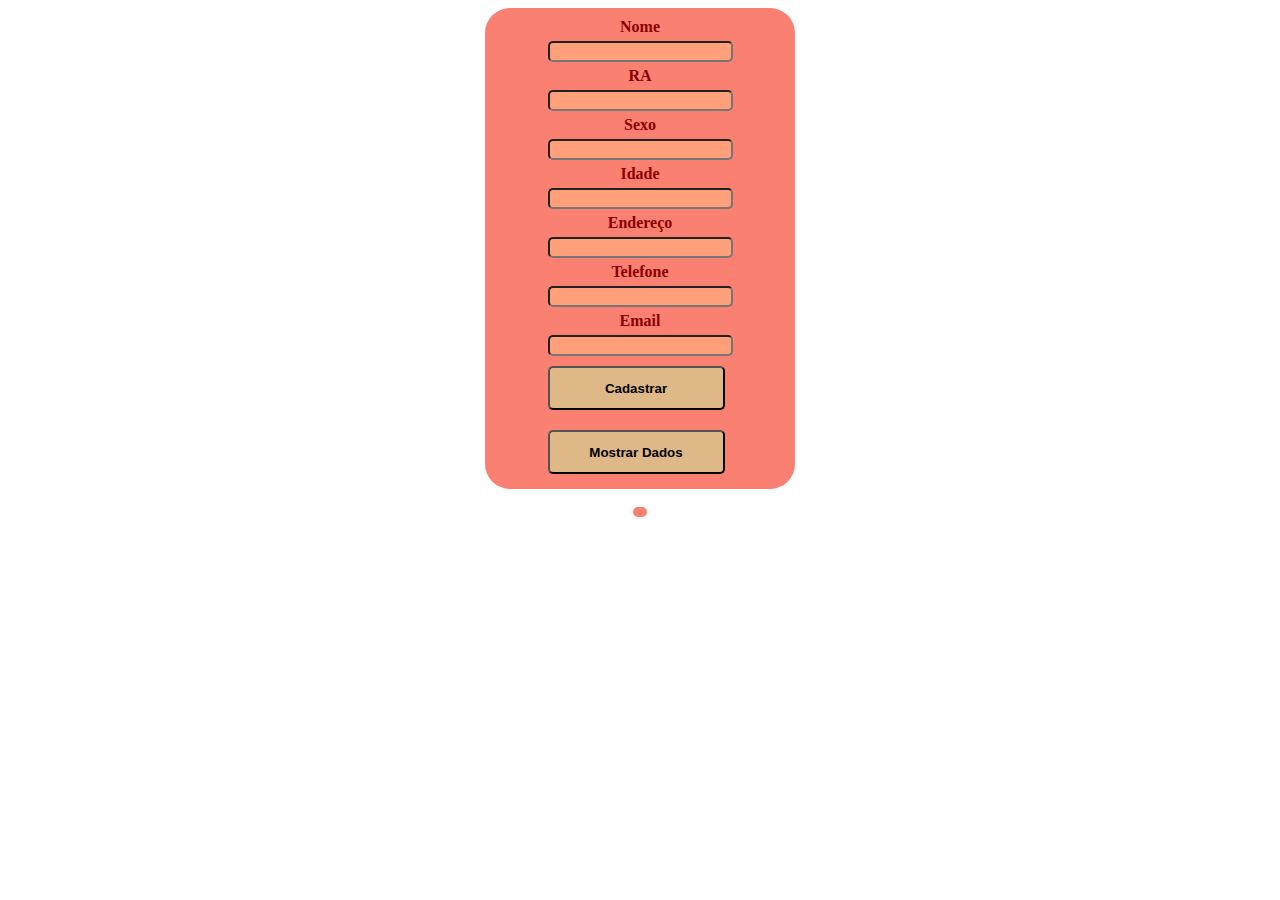
<file: form/index.html>
<!DOCTYPE html>

<html lang="pt">

<head>
    <title>Formulário</title>
    <link rel="stylesheet" type="text/css" href="./index.css" />
    <meta charset="UTF-8">
    <script src="./index.js"></script>
</head>

<body>

    <div id="form-body">
        <form id="theForm" onsubmit="return false">
            <label for="name">Nome</label>
            <input id="name" type="text" name="name" />
            <label for="ra">RA</label>
            <input id="ra" type="text" name="ra" />
            <label for="gender">Sexo</label>
            <input id="gender" type="text" name="gender" />
            <label for="age">Idade</label>
            <input id="age" type="text" name="age" />
            <label for="address">Endereço</label>
            <input id="address" type="text" name="address" />
            <label for="phone">Telefone</label>
            <input id="phone" type="text" name="phone" />
            <label for="mail">Email</label>
            <input id="mail" type="text" name="mail" />
            <div class="button-div">
                <input id="submit" type="submit" value="Cadastrar" onclick="return submitForm();" />
            </div>
            <div class="button-div">
                <input id="show-data" type="submit" value="Mostrar Dados" onclick="return showData();" />
            </div>
        </form>
    </div>
    <br>
    <div id="div-table">
        <table id="data-table">
        </table>
    </div>

</body>

</html>
</file>
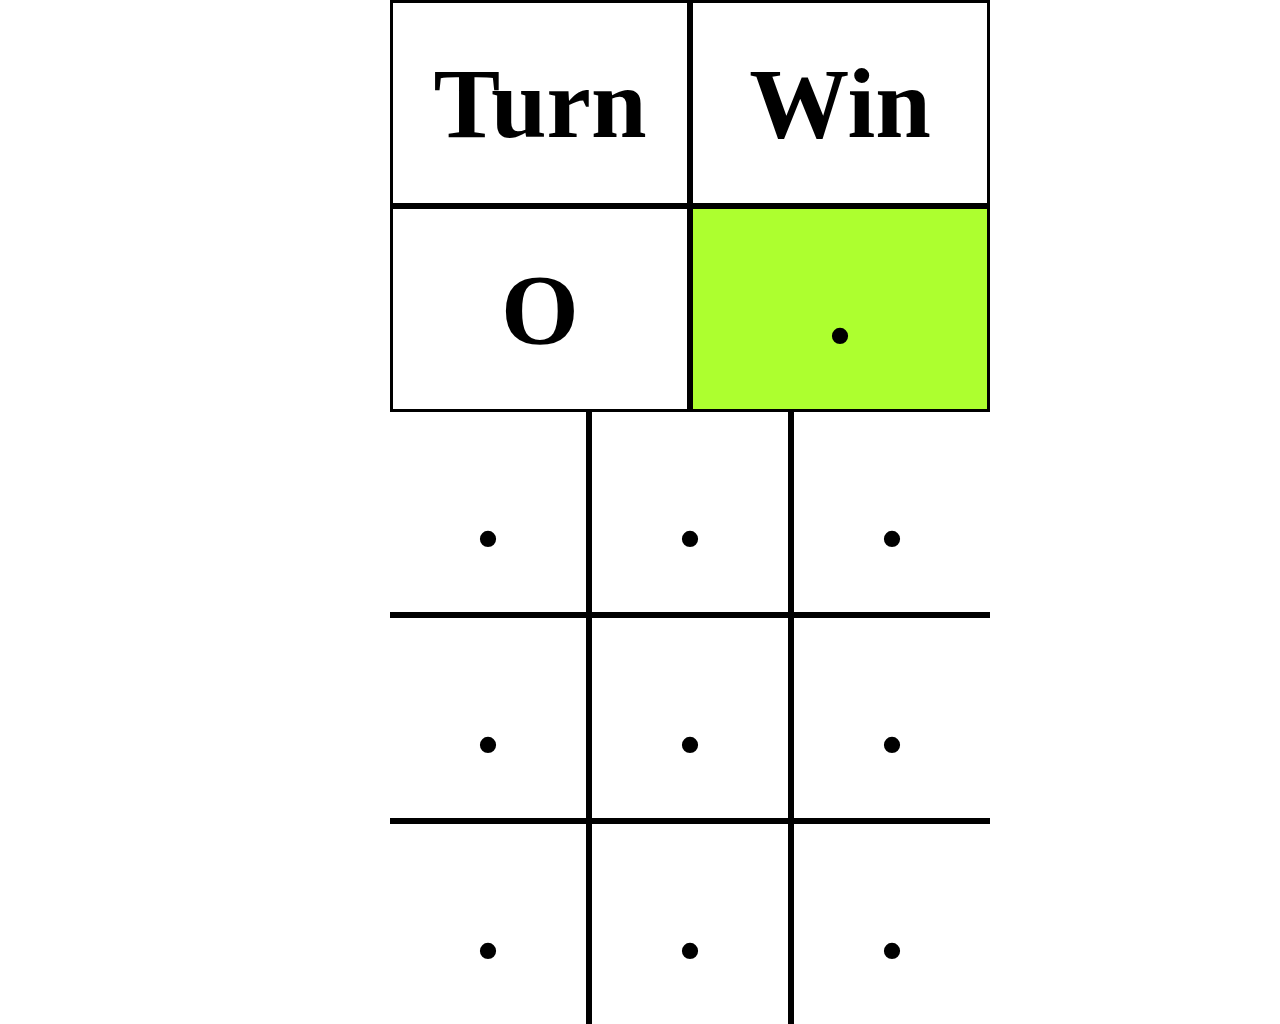
<file: tic-tac-toe/index.html>
<!DOCTYPE html>

<html lang="pt">

<head>
	<title>Tic Tac Toe</title>
	<link rel="stylesheet" type="text/css" href="./index.css" />
	<meta charset="UTF-8">
	<script src="./index.js"></script>
</head>

<body>
	<div id="display" class="line line2">
		<div class="displayDiv">
			<p class="displayText">Turn</p>
		</div>
		<div class="displayDiv">
			<p class="displayText">Win</p>
		</div>
	</div>
	<div id="display" class="line line2">
		<div class="turnDiv">
			<p id="turnText">O</p>
		</div>
		<div class="winDiv">
			<p id="winText">.</p>
		</div>
	</div>
	<div id="board">
		<div class="line line1">
			<div class="field field1" onclick="markOnBoard(this)">
				<p id="field1" class="mark">.</p>
			</div>
			<div class="field field2" onclick="markOnBoard(this)">
				<p id="field2" class="mark">.</p>
			</div>
			<div class="field field3" onclick="markOnBoard(this)">
				<p id="field3" class="mark">.</p>
			</div>
		</div>
		<div class="line line2">
			<div class="field field4" onclick="markOnBoard(this)">
				<p id="field4" class="mark">.</p>
			</div>
			<div class="field field5" onclick="markOnBoard(this)">
				<p id="field5" class="mark">.</p>
			</div>
			<div class="field field6" onclick="markOnBoard(this)">
				<p id="field6" class="mark">.</p>
			</div>
		</div>
		<div class="line line3">
			<div class="field field7" onclick="markOnBoard(this)">
				<p id="field7" class="mark">.</p>
			</div>
			<div class="field field8" onclick="markOnBoard(this)">
				<p id="field8" class="mark">.</p>
			</div>
			<div class="field field9" onclick="markOnBoard(this)">
				<p id="field9" class="mark">.</p>
			</div>
		</div>
	</div>

</body>

</html>
</file>
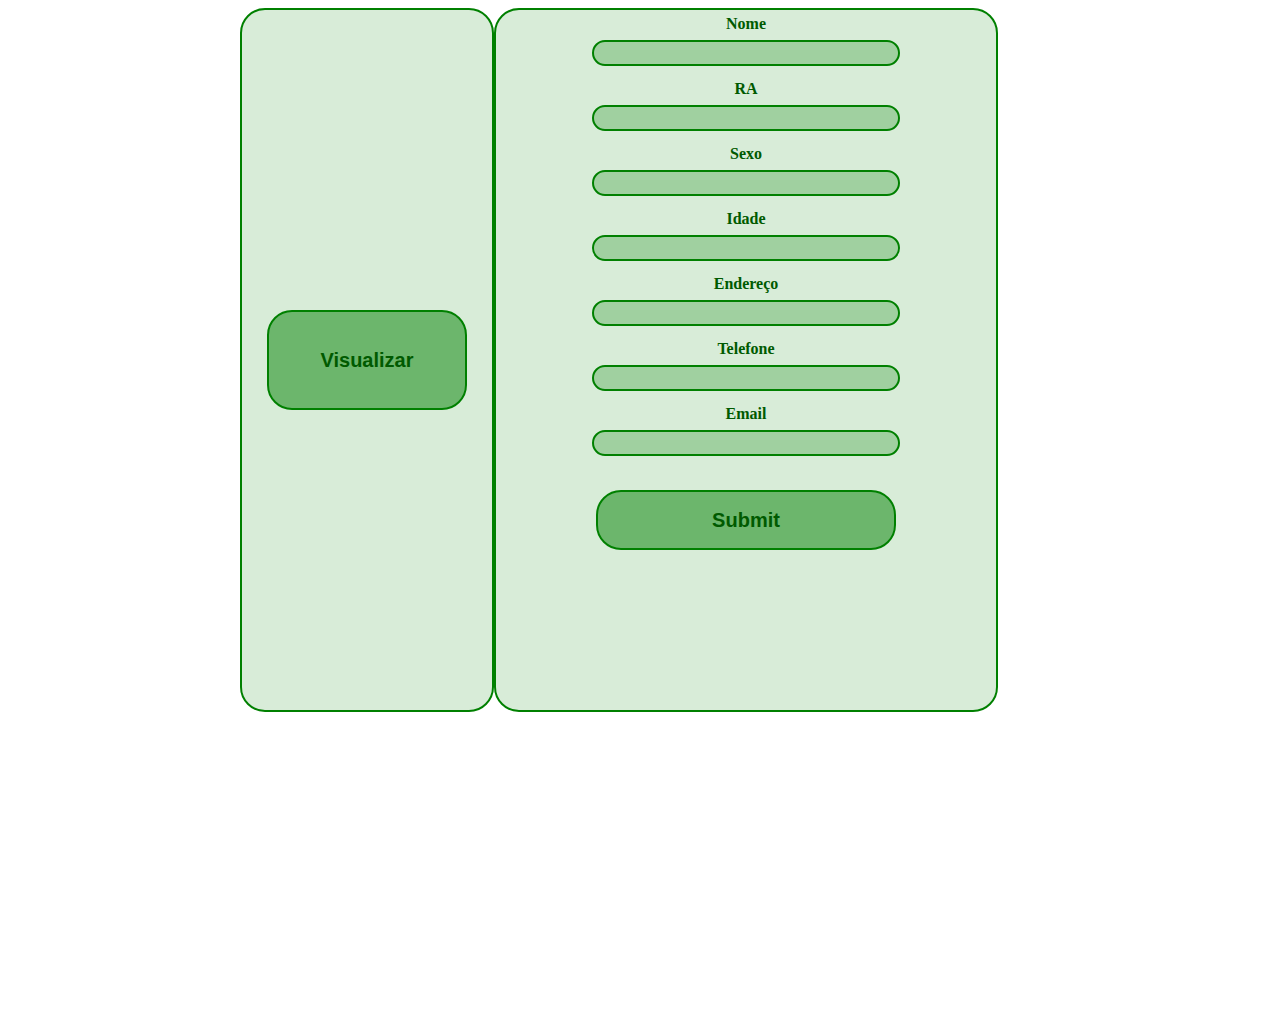
<file: php-form/input.html>
<!DOCTYPE html>
<html lang="pt">

<head>
    <link rel="stylesheet" type="text/css" href="./index.css" />
    <meta charset="UTF-8">
    <title>SI401A</title>
    <script src="./index.js"></script>
</head>

<body>
    <div class="background">
        <div class="sidebar">
            <div class=button-container>
                <form action="show-data.php">
                    <input class="button" type="submit" value="Visualizar" />
                </form>
            </div>
        </div>
        <div class="form-container">
            <form action="data.php" method="POST">
                <div class="form-text-container">
                    <span class="form-text">Nome</span>
                </div>
                <div class="form-field-container2">
                    <input class="form-field" type="text" name="name" />
                </div>
                <div class="form-text-container">
                    <span class="form-text">RA</span>
                </div>
                <div class="form-field-container2">
                    <input class="form-field" type="text" name="ra" />
                </div>
                <div class="form-text-container">
                    <span class="form-text">Sexo</span>
                </div>
                <div class="form-field-container2">
                    <input class="form-field" type="text" name="gender" />
                </div>
                <div class="form-text-container">
                    <span class="form-text">Idade</span>
                </div>
                <div class="form-field-container2">
                    <input class="form-field" type="text" name="age" />
                </div>
                <div class="form-text-container">
                    <span class="form-text">Endereço</span>
                </div>
                <div class="form-field-container2">
                    <input class="form-field" type="text" name="address" />
                </div>
                <div class="form-text-container">
                    <span class="form-text">Telefone</span>
                </div>
                <div class="form-field-container2">
                    <input class="form-field" type="text" name="phone" />
                </div>
                <div class="form-text-container">
                    <span class="form-text">Email</span>
                </div>
                <div class="form-field-container2">
                    <input class="form-field" type="text" name="mail" />
                </div>
                <input class="submit" type="submit" />
            </form>
        </div>
    </div>
</body>
</file>
<file: form/index.css>
body {
    display: block;
    justify-content: center;
}

#form-body {
    width: 300px;
    display: flex;
    justify-content: center;
    padding: 5px;
    background-color: salmon;
    border-radius: 25px;
    position: relative;
    margin: auto;
}

label {
    display: flex;
    justify-content: center;
    font-weight: bold;
    margin: 5px 0 5px 0;
    color: darkred;
}

input {
    display: flex;
    justify-content: center;
    border-radius: 5px;
    background-color: lightsalmon;
}

.button-div {
    display: flex;
    padding: 10px 0 10px 0;
}

#form {
    display: grid;
}

#submit, #show-data {
    width: 177px;
    height: 44px;
    font-weight: bold;
    background-color: burlywood;
}

#div-table {
    justify-content: center;
    display: flex;
    padding: 5px;
    border-radius: 25px;
    background-color: salmon;
    margin: auto;
    width: fit-content;
}
</file>
<file: tic-tac-toe/index.css>
body {
    max-width: 500px;
    margin: auto;
}

#board {
    width: 600px;
    height: 600px;
}

.line {
    width: 600px;
    height: 200px;
    display: flex;
}

.field {
    width: 200px;
    height: 200px;
    display: flex;
}

.line1 {
    border-bottom: 3px solid black;
}

.line2 {
    border-top: 3px solid black;
    border-bottom: 3px solid black;
}

.line3 {
    border-top: 3px solid black;
}

.field1, .field4, .field7 {
    border-right: 3px solid black;
}

.field2, .field5, .field8 {
    border-right: 3px solid black;
    border-left: 3px solid black;
}

.field3, .field6, .field9 {
    border-left: 3px solid black;
}

.field1, .field2, .field3, .field4, .field5, .field6, .field7, .field8, .field9 {
    justify-content: center;
    align-items: center;
}

.mark {
    font-size: 100px;
    font-weight: bolder;
}

#display {
    display: flex;
}

.winDiv, .turnDiv, .displayDiv {
    width: 300px;
    justify-content: center;
    align-items: center;
    display: flex;
    border-right: 3px solid black;
    border-left: 3px solid black;
}

.winDiv {
    background-color: greenyellow;
}

#winText, #turnText, .displayText {
    font-size: 100px;
    font-weight: bolder;
}
</file>
<file: php-form/index.css>
a {
    text-decoration: none;
}

.background {
    display: flex;
    width: 800px;
    height: 700px;
    margin: auto;
}

.sidebar {
    width: 250px;
    height: 100%;
    border: 2px solid green;
    border-radius: 25px;
    background-color: rgba(0, 128, 0, 0.151);
}

.form-container {
    width: 500px;
    height: 100%;
    border: 2px solid green;
    border-radius: 25px;
    background-color: rgba(0, 128, 0, 0.151);
}

.button-container {
    width: 100%;
    height: 100%;
}

.button {
    display: block;
    margin: auto;
    width: 200px;
    height: 100px;
    font-size: 20px;
    font-weight: bolder;
    margin-top: 300px;
    border-radius: 25px;
    background-color: rgba(0, 128, 0, 0.5);
    border: 2px solid green;
    color: rgb(0, 90, 0);
}

.form-text-container {
    height: 25px;
    text-align: center;
    padding-top: 5px;
}

.form-error-container {
    height: 25px;
    text-align: center;
    margin-top: -10px;
    margin-bottom: -10px;
}

.form-text {
    font-size: 16px;
    font-weight: bold;
    color: rgb(0, 90, 0);
}

.error {
    color: red;
    font-weight: 300;
    font-size: 11px;
}

.form-field-container2 {
    height: 35px;
}

.form-field {
    height: 20px;
    width: 300px;
    border-radius: 25px;
    border: 2px solid green;
    margin: auto;
    display: block;
    background-color: rgba(0, 128, 0, 0.26);
}

.submit {
    display: block;
    margin: auto;
    width: 300px;
    height: 60px;
    font-size: 20px;
    font-weight: bolder;
    border-radius: 25px;
    background-color: rgba(0, 128, 0, 0.5);
    border: 2px solid green;
    color: rgb(0, 90, 0);
    margin-top: 25px;
}
</file>
